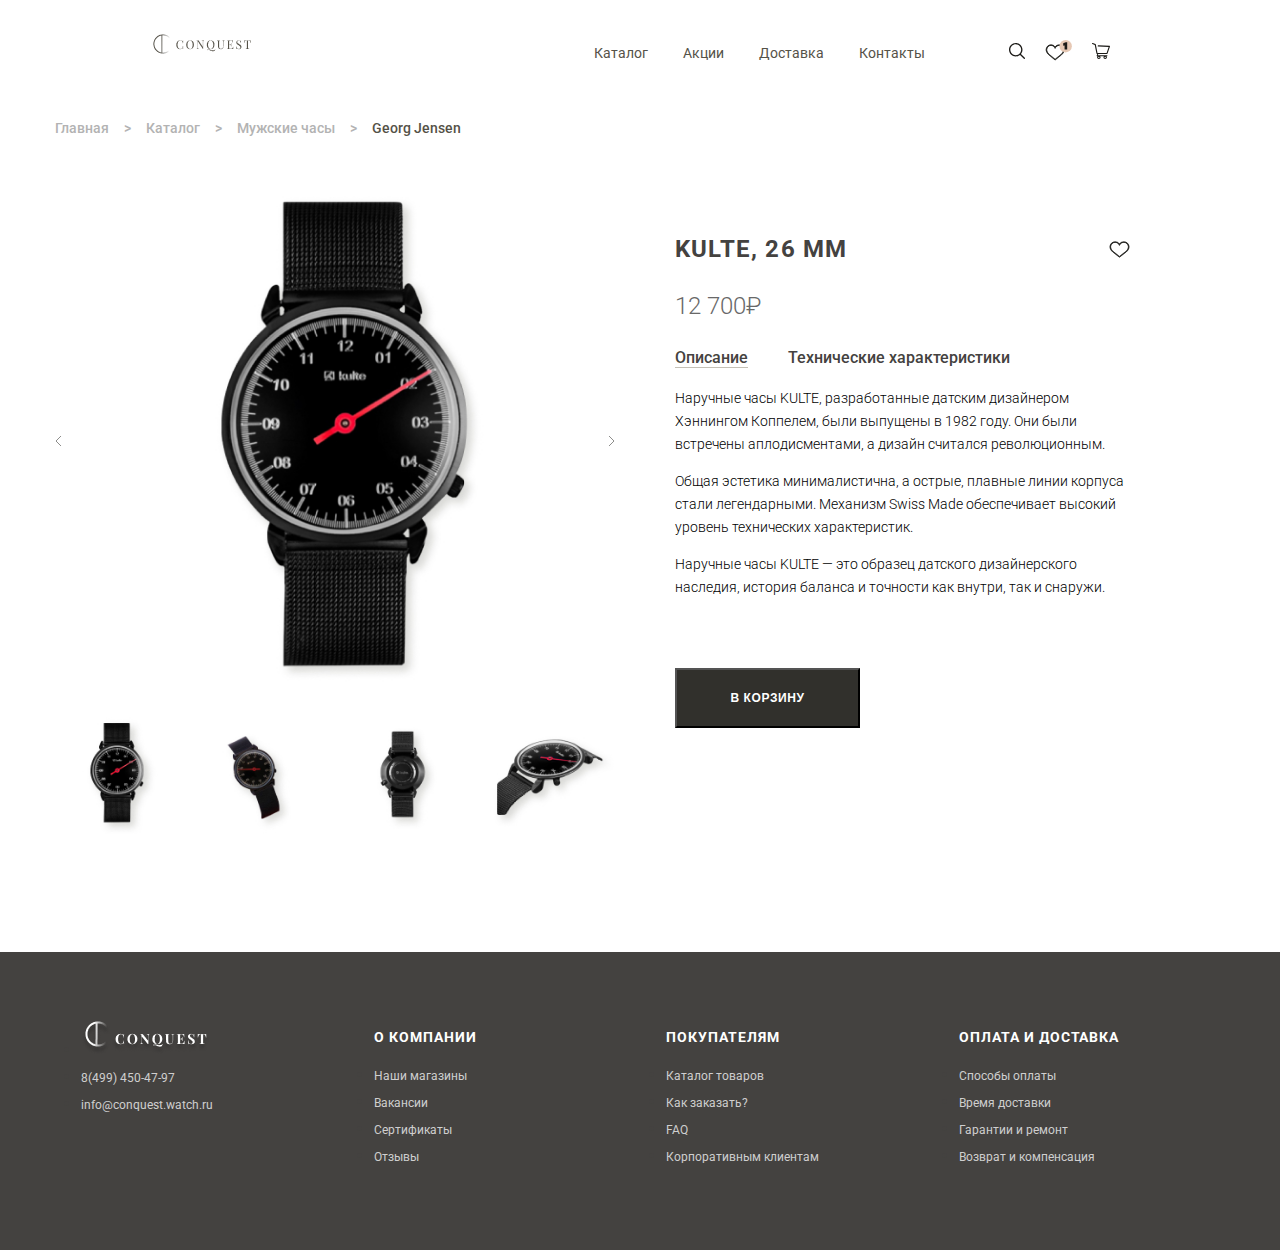
<file: card.html>
<!DOCTYPE html>
<html lang="ru">

<head>
  <meta charset="utf-8">
  <title>Интернет-магазин часов Conquest</title>
  <link rel="stylesheet" href="style.css">
  <link href="https://fonts.googleapis.com/css2?family=Open+Sans:wght@400;700&family=Playfair+Display&family=Prata&family=Roboto:wght@400;500;700&display=swap" rel="stylesheet">
</head>

<body>
  <header class="main-header">
    <nav class="main-nav">
      <div class="container">
        <div class="main-header-nav-wrapper">
          <a class="header__img" href="index.html">
            <img width="104" height="26" src="img/logo.png" alt="Логотип сайта">
          </a>
          <ul class="site-navigation">
            <li class="site-navigation__item">
              <a class="site-navigation__link" href="men_watch.html">Каталог</a></li>
            <li class="site-navigation__item">
              <a class="site-navigation__link" href="">Акции</a></li>
            <li class="site-navigation__item">
              <a class="site-navigation__link" href="">Доставка</a></li>
            <li class="site-navigation__item">
              <a class="site-navigation__link" href="">Контакты</a></li>
          </ul>
          <ul class="user-navigation">
            <li class="user-navigation__item">
              <a class="user-navigation__link">
                <img src="img/search.svg" width="16" height="16" alt="Поиск">
              </a>
            </li>
            <li class="user-navigation__item">
              <a class="user-navigation__link">
                <img src="img/favourite.svg" width="27" height="21" alt="Избранное">
              </a>
            </li>
            <li class="user-navigation__item">
              <a class="user-navigation__link">
                <img src="img/shopping-cart.svg" width="18" height="16" alt="Корзина">
              </a>
            </li>
          </ul>
        </div>
      </div>
    </nav>
  </header>

  <main>
    <div class="container">
      <ul class="breadcrumbs">
        <li class="breadcrumbs__item"><a class="breadcrumbs__link" href="index.html">Главная</a></li>
        <li class="breadcrumbs__item"><a href="men_watch.html" class="breadcrumbs__link">Каталог</a></li>
        <li class="breadcrumbs__item"><a href="" class="breadcrumbs__link">Мужские часы</a></li>
        <li class="breadcrumbs__item"><a href="" class="breadcrumbs__link breadcrumbs__link-active">Georg Jensen</a></li>
      </ul>

      <section class="card">
        <h1 class="visually-hidden">Часы Kulte от Georg Jensen</h1>
        <div class="card-wrapper">
          <section class="card-img-col">
            <div class="card-img-nav">
              <button class="prev-button" type="button"></button>
              <img src="img/kulte_watches(1).jpg" width="423" height="520" alt="Часы Kulte">
              <button class="next-button" type="button"></button>
            </div>
            <ul class="card-preview">
              <li class="preview__item"><img src="img/kulte_watches(2).jpg" width="127" height="121" alt="Часы Kulte"></li>
              <li class="preview__item"><img src="img/kulte_watches(3).jpg" width="127" height="121" alt="Часы Kulte"></li>
              <li class="preview__item"><img src="img/kulte_watches(4).jpg" width="127" height="121" alt="Часы Kulte"></li>
              <li class="preview__item"><img src="img/kulte_watches(5).jpg" width="127" height="121" alt="Часы Kulte"></li>
            </ul>
          </section>
          <section class="card-text-col">
            <div class="card-header-wrapper">
              <h2 class="card__subtitle">Kulte, 26 мм</h2>
              <img src="img/favourite2.svg" width="21" alt="Избранное" />
            </div>
            <p class="card__price">12 700&#8381;</p>
            <ul class="bookmark__list">
              <li class="bookmark__item">
                <a class="bookmark__link bookmark__link-active" href="#">Описание</a>
              </li>
              <li class="bookmark__item">
                <a class="bookmark__link" href="#">Технические характеристики</a>
              </li>
            </ul>
            <p>Наручные часы KULTE, разработанные датским дизайнером Хэннингом Коппелем, были выпущены в 1982 году. Они были встречены аплодисментами, а дизайн считался революционным.</p>
            <p>Общая эстетика минималистична, а острые, плавные линии корпуса стали легендарными. Механизм Swiss Made обеспечивает высокий уровень технических характеристик.</p>
            <p>Наручные часы KULTE — это образец датского дизайнерского наследия, история баланса и точности как внутри, так и снаружи.
            </p>
            <button class="card__button" type="button">В корзину</button>
          </section>
        </div>
      </section>
    </div>
  </main>

  <footer class="main-footer">
    <div class="container">
      <div class="main-footer-wrapper">
        <section class="main-footer-column">
          <ul class="contacts-list">
            <li class="contacts__item">
              <img class="footer__logo" width="130" alt="Логотип компании Conquest" src="img/logo-white.png">
            </li>
            <li class="contacts__item">
              <a class="main-footer-link" href="tel:84994504797">8(499) 450-47-97</a>
            </li>
            <li class="contacts__item">
              <a class="main-footer-link" href="mailto:info@conquest.watch.ru">info@conquest.watch.ru</a>
            </li>
          </ul>
        </section>

        <section class="main-footer-column">
          <h2 class="main-footer-title">О компании</h2>
          <ul class="about-list">
            <li>
              <a class="main-footer-link" href="#">Наши магазины</a>
            </li>
            <li>
              <a class="main-footer-link" href="#">Вакансии</a>
            </li>
            <li>
              <a class="main-footer-link" href="#">Сертификаты</a>
            </li>
            <li>
              <a class="main-footer-link" href="#">Отзывы</a>
            </li>
          </ul>
        </section>
        <section class="main-footer-column">
          <h2 class="main-footer-title">Покупателям</h2>
          <ul class="info-list">
            <li><a class="main-footer-link" href="#">Каталог товаров</a></li>
            <li><a class="main-footer-link" href="#">Как заказать?</a></li>
            <li><a class="main-footer-link" href="#">FAQ</a></li>
            <li><a class="main-footer-link" href="#">Корпоративным клиентам</a></li>
          </ul>
        </section>
        <section class="main-footer-column">
          <h2 class="main-footer-title">Оплата и доставка</h2>
          <ul class="delivery-list">
            <li><a class="main-footer-link" href="#">Способы оплаты</a></li>
            <li><a class="main-footer-link" href="#">Время доставки</a></li>
            <li><a class="main-footer-link" href="#">Гарантии и ремонт</a></li>
            <li><a class="main-footer-link" href="#">Возврат и компенсация</a></li>
          </ul>
        </section>
      </div>
    </div>
  </footer>
</body>

</html>
</file>
<file: style.css>
body {
  min-width: 1200px;
  margin: 0;
  padding: 0;
  color: #444240;
  font-family: "Roboto", sans-serif;
  font-size: 16px;
  font-weight: normal;
  line-height: 27px;
}

* {
  box-sizing: border-box;
}

.visually-hidden {
  position: absolute;
  overflow: hidden;
  clip: rect(1px 1px 1px 1px);
  clip: rect(1px, 1px, 1px, 1px);
  width: 1px;
  height: 1px;
  padding: 0;
  border: 0;
}

.container {
  width: 1170px;
  margin: 0 auto;
}

.main-header-nav-wrapper {
  display: flex;
  justify-content: flex-start;
  padding-right: 95px;
  padding-left: 95px;
}

.header__img {
  width: 104px;
  height: 26px;
  margin-right: 266px;
  padding-top: 31px;
  padding-bottom: 28px;
}

.site-navigation {
  display: flex;
  flex-wrap: wrap;
  width: 422px;
  margin: auto;
  list-style: none;
}

.site-navigation__item {
  margin-right: 35px;
  padding-top: 35px;
  padding-bottom: 28px;
}

.site-navigation__link {
  color: #555248;
  font-size: 14px;
  line-height: 16px;
}

.user-navigation {
  display: flex;
  align-content: flex-start;
  flex-wrap: wrap;
  justify-content: flex-end;
  margin: 0;
  padding: 0;
  list-style: none;
}

.user-navigation__item {
  margin-right: 20px;
  padding-top: 40px;
  padding-bottom: 29px;
  list-style: none;
}

.breadcrumbs {
  display: flex;
  margin-bottom: 40px;
  padding: 0;
  list-style: none;
}

.breadcrumbs__item {
  margin-right: 15px;
}

.breadcrumbs__link {
  color: #B3B3B3;
  font-size: 14px;
  font-weight: 500;
  line-height: 16px;
}

.breadcrumbs__link-active {
  color: #555248;
}

.breadcrumbs__link:not(.breadcrumbs__link-active)::after {
  padding-left: 15px;
  content: ">";
}

.promo {
  background: url("img/elipse_main.png") no-repeat 55%;
}

.promo-wrapper {
  display: flex;
  justify-content: flex-start;
  padding-right: 95px;
  padding-left: 95px;
}

.promo-text-col {
  width: 420 px;
  padding: 235px 0;
}

.promo-img-col {
  display: flex;
  justify-content: space-between;
  width: 750px;
}

h2 {
  color: #1B1A17;
  font-family: Playfair Display, serif;
  font-size: 32px;
  font-weight: normal;
  font-style: normal;
  line-height: 43px;
}

.promo-title {
  font-size: 30px;
  line-height: 40px;
}

.promo-title span {
  display: block;
  margin-bottom: 16px;
  font-size: 45px;
  line-height: 60px;
}

.promo-text {
  margin-bottom: 39px;
  color: rgba(27, 26, 23, 0.82);
  font-size: 14px;
  font-weight: 300;
  line-height: 21px;
}

.btn {
  display: inline-block;
  padding: 26px 38px;
  text-align: center;
  letter-spacing: 0.05em;
  text-transform: uppercase;
  color: #FFFFFF;
  font-size: 12px;
  font-weight: 500;
  line-height: 14px;
}

.btn-grey {
  background: #444240;
}

.promo-price::after {
  display: inline-block;
  width: 50px;
  content: "";
  background: url("img/line.png") no-repeat;
}

.promo-description {
  align-self: flex-end;
  font-family: Prata, serif;
  font-size: 16px;
  font-weight: normal;
  font-style: normal;
  line-height: 22px;
}

.promo-img-text {
  font-family: Prata, serif;
  font-size: 16px;
  font-weight: normal;
  font-style: normal;
  line-height: 22px;
}

.popular {
  margin-top: 80px;
  margin-bottom: 120px;
}

.popular__header {
  display: flex;
}

.popular__title {
  margin: auto;
}

.show-more {
  align-self: flex-end;
  text-decoration: underline;
  color: #444240;
  font-size: 16px;
  font-weight: 500;
  line-height: 19px;
}

.popular__list {
  display: flex;
  flex-wrap: wrap;
  justify-content: space-between;
  margin-top: 52px;
  margin-right: -35px;
}

.popular__item {
  display: flex;
  flex-direction: column;
  margin-right: 35px;
  list-style: none;
}

a {
  text-decoration: none;
}

.popular__subtitle {
  margin-bottom: 10px;
  letter-spacing: 0.03em;
  text-transform: uppercase;
  color: rgba(27, 26, 23, 0.82);
  font-family: Playfair Display, serif;
  font-size: 14px;
  font-weight: bold;
  font-style: normal;
  line-height: 24px;
}

.popular__price {
  margin-top: 0;
  margin-bottom: 0;
  color: rgba(27, 26, 23, 0.82);
  font-family: Prata, serif;
  font-size: 12px;
  font-weight: normal;
  font-style: normal;
  line-height: 16px;
}

.popular__link {
  color: #1B1A17;
  font-family: Playfair Display, serif;
  font-size: 16px;
  font-weight: normal;
  font-style: normal;
  line-height: 21px;
}

.banner {
  margin-bottom: 80px;
  background: url("img/frame 1.png") no-repeat center center;
  background-size: 100%;
}

.banner-wrapper {
  display: flex;
  justify-content: center;
}

.banner-img-col {
  display: flex;
  flex-direction: column;
  width: 600px;
  padding: 52px 0 52px 80px;
}

.gallery-button {
  align-self: flex-end;
}

.btn-previous {
  height: 10px;
  border: none;
  background-size: 5px 10px;
  background: url("img/arrow_left.svg") no-repeat;
}

.btn-next {
  height: 10px;
  border: none;
  background-size: 5px 10px;
  background: url("img/arrow_right.svg");
}

.galerry-button span {
  color: rgba(27, 26, 23, 0.82);
  font-family: Prata, serif;
  font-size: 12px;
  font-weight: normal;
  font-style: normal;
  line-height: 16px;
}

.banner-text-col {
  width: 570px;
  padding: 140px 125px 135px 70px;
}

.btn-orange {
  background: #D4B098;
}

.news-wrapper {
  display: flex;
  flex-wrap: wrap;
  justify-content: flex-start;
}

.news-text-col {
  box-sizing: border-box;
  width: 540 px;
  padding: 140px 70px 150px 0;
}

.news__link {
  color: #262421;
  font-weight: bold;
}

.news-text-col p {
  width: 470px;
}

.social__list {
  display: flex;
  margin: 0;
  padding: 0;
}

.social__item {
  margin-right: 18px;
  list-style: none;
}

.news-img-col {
  display: flex;
  flex-direction: column;
  flex-wrap: wrap;
  height: 470px;
  margin-right: -10px;
}

.news__img {
  margin-right: 10px;
}

.news__img:first-of-type {
  margin-bottom: 10px;
}

.main-footer {
  margin-top: 90px;
  padding-top: 65px;
  padding-bottom: 65px;
  background: #444240;
}

.main-footer-wrapper {
  display: flex;
  justify-content: space-around;
}

.main-footer-column {
  width: 240px;
}

.contacts-list {
  margin-top: 0;
}

.main-footer ul {
  margin-left: 0;
  padding-left: 0;
}

.main-footer-title {
  letter-spacing: 0.07em;
  text-transform: uppercase;
  color: #FFFFFF;
  font-family: Roboto;
  font-size: 14px;
  font-weight: bold;
  font-style: normal;
  line-height: 16px;
}

.main-footer-link {
  margin-top: 15px;
  color: rgba(255, 255, 255, 0.75);
  font-size: 12px;
  line-height: 14px;
}

.main-watches {
  font-size: 14px;
  line-height: 16px;
}

.header-wrapper {
  display: flex;
  justify-content: space-between;
  margin-bottom: 40px;
}

.catalog__title {
  margin: 0;
  color: #1B1A17;
  font-family: Playfair Display, serif;
  font-size: 32px;
  font-weight: normal;
  font-style: normal;
  line-height: 43px;
}

.catalog__sort {
  color: #BDB9B5;
  font-size: 14px;
  line-height: 21px;
}

.sort__form {
  color: #1B1A17;
  border: none;
  font-size: 14px;
  line-height: 21px;
}

.catalog-wrapper {
  display: flex;
  margin-bottom: 75px;
}

.filters {
  width: 240px;
}

fieldset {
  border: none;
}

.filters__legend {
  margin-bottom: 20px;
  color: #444240;
  font-weight: 500;
}

.filters__label {
  color: #6F6E6D;
  font-size: 12px;
  line-height: 0%;
}

.btn-reset {
  width: 230px;
  height: 60px;
  letter-spacing: 0.05em;
  text-transform: uppercase;
  color: #1D1A1A;
  border: 2px solid #E7E0CF;
  background-color: white;
  font-size: 12px;
  font-weight: 500;
  line-height: 14px;
}

.catalog-col {
  width: 920px;
  padding-left: 80px;
}

.checkbox label {
  display: block;
  margin-bottom: 20px;
}

.catalog__list {
  display: flex;
  flex-wrap: wrap;
  margin: 0;
  margin-right: -40px;
  padding: 0;
  list-style: none;
}

.catalog__item {
  margin-right: 40px;
  margin-bottom: 40px;
}

.catalog__subtitle {
  position: absolute;
  margin-top: 10px;
  letter-spacing: 0.05em;
  text-transform: uppercase;
  color: #444240;
  font-size: 14px;
  font-weight: bold;
  line-height: 21px;
}

.catalog__price {
  position: absolute;
  margin-top: 9px;
  margin-top: 30px;
  margin-bottom: 0;
  color: #636261;
}

.catalog__item-promo {
  width: 250px;
  padding: 85px 106px 85px 35px;
  text-align: center;
  letter-spacing: 0.03em;
  text-transform: uppercase;
  color: #FFFFFF;
  background: url("img/group 6.png") no-repeat;
  background-size: 250px 300px;
  font-size: 16px;
  font-weight: bold;
  line-height: 150%;
}

.catalog__item-promo span {
  display: block;
  margin-bottom: 15px;
  font-size: 45px;
  ine-height: 0%;
}

.pagination {
  display: flex;
  justify-content: flex-end;
  padding: 0;
  list-style: none;
}

.pagination__item {
  margin-right: 13px;
}

.pagination__link {
  color: #B6B6B6;
  line-height: 21px;
}

.addition__header {
  display: flex;
  justify-content: space-between;
  margin-bottom: 50px;
}

.card-wrapper {
  display: flex;
}

.card-img-col {
  width: 560px;
}

.card-img-nav {
  display: flex;
  justify-content: space-between;
}

.prev-button {
  height: 520px;
  border: none;
  background: url("img/arrow_left.svg") no-repeat 0 50%;
}

.next-button {
  height: 520px;
  border: none;
  background: url("img/arrow_right.svg") no-repeat 100% 50%;
}

.card-preview {
  display: flex;
  margin-right: -18px;
  padding: 0;
  list-style: none;
}

.preview__item {
  margin-right: 18px;
}

.card-text-col {
  margin-right: 35px;
  padding: 50px 60px;
}

.card-header-wrapper {
  display: flex;
  align-content: center;
  justify-content: space-between;
}

.card__subtitle {
  margin: 0;
  letter-spacing: 0.05em;
  text-transform: uppercase;
  color: #444240;
  font-family: Roboto;
  font-size: 24px;
  font-weight: bold;
  line-height: 37px;
}

.bookmark__list {
  display: flex;
  padding: 0;
  list-style: none;
}

.bookmark__item {
  margin-right: 40px;
}

.bookmark__link {
  color: #444240;
  font-size: 16px;
  font-weight: 500;
  line-height: 24px;
}

.bookmark__link-active {
  border-bottom: 1px solid #C4C0B6;
}

.card-text-col p {
  color: #000000;
  font-size: 14px;
  font-weight: 300;
  line-height: 23px;
}

.card-text-col .card__price {
  color: #686868;
  font-size: 24px;
  line-height: 28px;
}

.card__button {
  width: 185px;
  height: 60px;
  margin-top: 55px;
  letter-spacing: 0.05em;
  text-transform: uppercase;
  color: #FFFFFF;
  background: #31302C;
  font-size: 12px;
  font-weight: bold;
  line-height: 14px;
}
</file>
